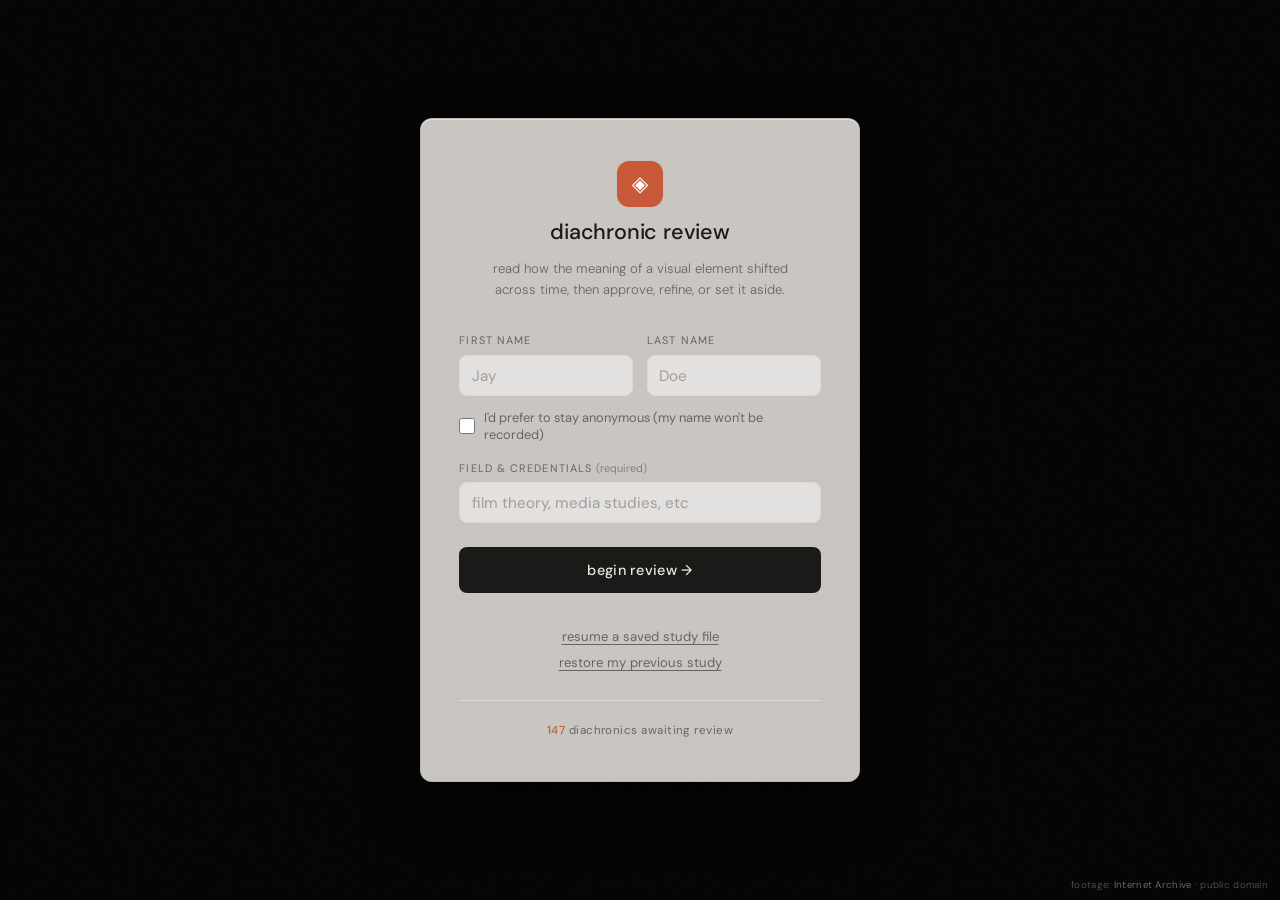
<file: index.html>
<!doctype html>
<html lang="en">
<head>
<meta charset="utf-8">
<meta name="viewport" content="width=device-width, initial-scale=1">
<title>Diachronic Review · Expert Study</title>
<link rel="icon" href="data:image/svg+xml,%3Csvg xmlns='http://www.w3.org/2000/svg' viewBox='0 0 32 32'%3E%3Ctext x='16' y='23' font-size='22' text-anchor='middle' fill='%23c85a3a'%3E%E2%97%88%3C/text%3E%3C/svg%3E">
<link rel="preconnect" href="https://fonts.googleapis.com">
<link rel="preconnect" href="https://fonts.gstatic.com" crossorigin>
<link href="https://fonts.googleapis.com/css2?family=DM+Sans:ital,opsz,wght@0,9..40,300;0,9..40,400;0,9..40,500;0,9..40,600;1,9..40,300;1,9..40,400&display=swap" rel="stylesheet">
<link rel="stylesheet" href="styles.css?v=2026-08-07-submit2">
</head>
<body data-screen="intro">

<!-- ───────── VIDEO BACKGROUND (login only) · public-domain archive footage ───────── -->
<div class="video-bg" id="video-bg">
  <div class="video-grid" id="video-grid">
    <div class="video-cell"><video muted loop playsinline disablepictureinpicture></video></div>
    <div class="video-cell"><video muted loop playsinline disablepictureinpicture></video></div>
    <div class="video-cell"><video muted loop playsinline disablepictureinpicture></video></div>
    <div class="video-cell"><video muted loop playsinline disablepictureinpicture></video></div>
    <div class="video-cell"><video muted loop playsinline disablepictureinpicture></video></div>
    <div class="video-cell"><video muted loop playsinline disablepictureinpicture></video></div>
    <div class="video-cell"><video muted loop playsinline disablepictureinpicture></video></div>
    <div class="video-cell"><video muted loop playsinline disablepictureinpicture></video></div>
    <div class="video-cell"><video muted loop playsinline disablepictureinpicture></video></div>
    <div class="video-cell"><video muted loop playsinline disablepictureinpicture></video></div>
    <div class="video-cell"><video muted loop playsinline disablepictureinpicture></video></div>
    <div class="video-cell"><video muted loop playsinline disablepictureinpicture></video></div>
  </div>
  <div class="video-grain"></div>
</div>
<div class="video-attribution">footage: <a href="https://archive.org" target="_blank" rel="noopener">Internet Archive</a> · public domain</div>

<!-- ───────────────────────── INTRO / LOGIN ───────────────────────── -->
<section id="intro" class="intro">
  <div class="login-card reveal">
    <div class="login-logo">
      <div class="login-mark">◈</div>
      <div class="login-title">diachronic review</div>
      <div class="login-sub">read how the meaning of a visual element shifted across time, then approve, refine, or set it aside.</div>
    </div>
    <form id="intro-form" class="intro-form" novalidate>
      <div class="intro-fields">
        <label class="ifield"><span>first name</span><input id="first-name" autocomplete="given-name" placeholder="Jay"></label>
        <label class="ifield"><span>last name</span><input id="last-name" autocomplete="family-name" placeholder="Doe"></label>
      </div>
      <label class="anon-toggle"><input type="checkbox" id="anon-check"><span>I'd prefer to stay anonymous (my name won't be recorded)</span></label>
      <label class="ifield"><span>field &amp; credentials <em>(required)</em></span><input id="expertise" placeholder="film theory, media studies, etc"></label>
      <button type="submit" class="begin">begin review →</button>
      <p id="intro-status" class="intro-status"></p>
      <button type="button" id="resume-file-btn" class="ghost-link">resume a saved study file</button>
      <button type="button" id="restore-backup-btn" class="ghost-link" hidden>restore my previous study</button>
    </form>
    <div class="login-foot"><span id="intro-count">…</span> diachronics awaiting review</div>
  </div>
</section>

<!-- ───────────────────────── APP ───────────────────────── -->
<div id="app" class="app" hidden>
  <header class="topbar">
    <a class="brand" href="#" id="brand"><span class="brand-mark">◈</span><span class="brand-name">diachronics</span></a>
    <div class="top-right">
      <div class="mode-switch" role="group" aria-label="Mode" data-tip="Explore to browse read-only; Review to run the guided assessment.">
        <button type="button" class="mode-btn" data-mode="explore">explore</button>
        <button type="button" class="mode-btn" data-mode="review">review</button>
      </div>
      <button type="button" class="help-btn" id="help-btn" data-tip="Replay the quick tour of the basics.">help</button>
      <!-- add-diachronic entry point hidden for this iteration (add.html kept for later) -->
      <div class="menu">
        <button type="button" class="menu-btn" id="menu-btn" aria-haspopup="true" aria-expanded="false" data-tip="Your account: download or resume a study file, or start over."><span id="expert-initials">··</span></button>
        <div class="menu-pop" id="menu-pop" hidden>
          <div class="menu-name" id="menu-name"></div>
          <button type="button" data-menu="download">download study file</button>
          <button type="button" data-menu="resume">load a saved study file</button>
          <button type="button" data-menu="new" class="danger">start a new study</button>
        </div>
      </div>
    </div>
  </header>

  <div class="shell">
    <aside class="index">
      <div class="browse-tools">
        <div class="index-search" data-tip="Type to filter the corpus by name, period, meaning, or source. Shortcut: press /">
          <svg viewBox="0 0 24 24" width="15" height="15" aria-hidden="true"><circle cx="11" cy="11" r="7" fill="none" stroke="currentColor" stroke-width="1.6"/><path d="M20 20l-4-4" stroke="currentColor" stroke-width="1.6" stroke-linecap="round"/></svg>
          <input id="search" type="search" placeholder="search  ( / )" autocomplete="off">
        </div>
        <div class="index-filters" id="filters" role="group" aria-label="Filter" data-tip="Narrow the list by review state: not started, in progress, or finished.">
          <button class="chip active" data-filter="all">all</button>
          <button class="chip" data-filter="pending">to do</button>
          <button class="chip" data-filter="started">in progress</button>
          <button class="chip" data-filter="done">done</button>
        </div>
        <label class="theme-select"><select id="theme-filter" aria-label="Category"><option value="all">all categories</option></select></label>
      </div>
      <div id="list-head" class="list-head"></div>
      <nav id="entry-list" class="entry-list" aria-label="Topics"></nav>
    </aside>

    <main class="stage" id="stage">
      <article id="entry" class="entry" tabindex="-1"></article>
    </main>
    <aside class="side" id="side" aria-label="Sources and notes"></aside>
  </div>

</div>

<input id="study-file" type="file" accept="application/json,.json" hidden>

<!-- data-loss warning banner (only if the browser cannot save) -->
<div id="save-banner" class="save-banner" role="alert" hidden>
  <span>This browser could not save your work. Download your study now so nothing is lost.</span>
  <button type="button" id="save-banner-dl">Download study</button>
</div>

<!-- hover tooltip (non-modal) -->
<div id="tip" class="tip" hidden></div>

<!-- guided spotlight tour -->
<div id="guide" class="guide" hidden>
  <div id="guide-hole" class="guide-hole"></div>
  <div id="guide-pop" class="guide-pop" role="dialog" aria-modal="false" aria-labelledby="guide-title">
    <button type="button" class="guide-x" data-guide="skip" aria-label="Close tour">×</button>
    <div class="guide-step" id="guide-step"></div>
    <h3 class="guide-title" id="guide-title"></h3>
    <p class="guide-body" id="guide-body"></p>
    <div class="guide-dots" id="guide-dots"></div>
    <div class="guide-foot">
      <button type="button" class="guide-btn ghost" data-guide="back" id="guide-back">Back</button>
      <button type="button" class="guide-btn primary" data-guide="next" id="guide-next">Next</button>
    </div>
  </div>
</div>

<div id="toast" class="toast" role="status" aria-live="polite"></div>
<script src="app.js?v=2026-08-07-submit2"></script>
</body>
</html>
</file>
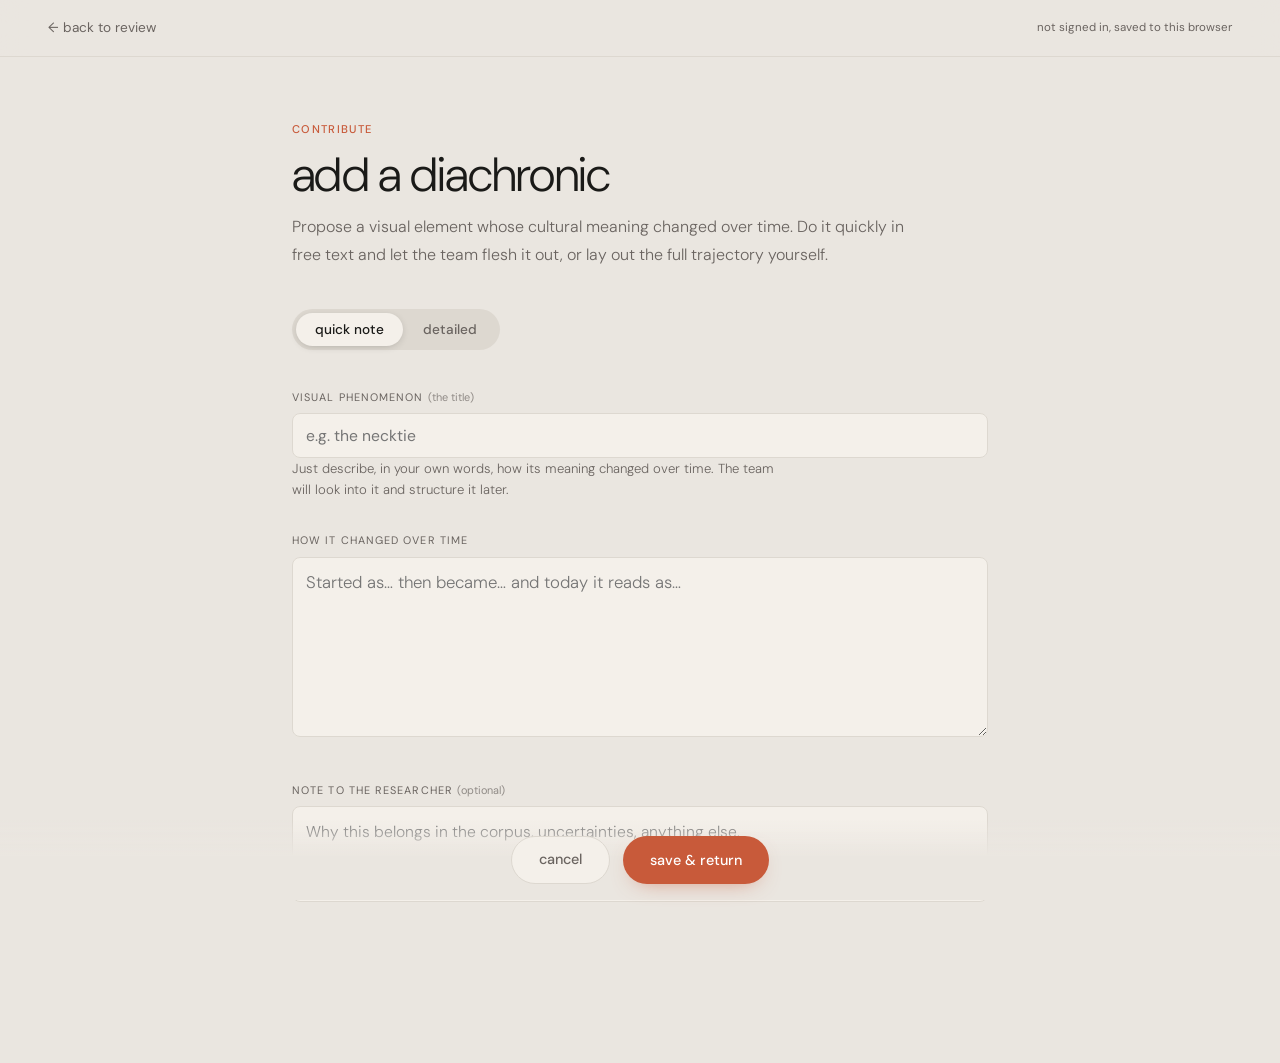
<file: add.html>
<!doctype html>
<html lang="en">
<head>
<meta charset="utf-8">
<meta name="viewport" content="width=device-width, initial-scale=1">
<title>Add a diachronic · Expert Study</title>
<link rel="preconnect" href="https://fonts.googleapis.com">
<link rel="preconnect" href="https://fonts.gstatic.com" crossorigin>
<link href="https://fonts.googleapis.com/css2?family=DM+Sans:ital,opsz,wght@0,9..40,300;0,9..40,400;0,9..40,500;0,9..40,600;1,9..40,300;1,9..40,400&display=swap" rel="stylesheet">
<link rel="stylesheet" href="styles.css?v=2026-07-09-gallery">
<style>
  /* Add-page specific layout (reuses Gallery tokens from styles.css) */
  body.add-page{ background:var(--bg); }
  .add-top{ position:sticky; top:0; z-index:30; display:flex; align-items:center; justify-content:space-between; gap:1rem; padding:1.1rem clamp(1.4rem,4vw,3rem); background:rgba(234,230,224,.85); backdrop-filter:blur(12px); border-bottom:1px solid var(--surface-alt); }
  .add-back{ font-size:.85rem; color:var(--muted); transition:color .2s; }
  .add-back:hover{ color:var(--accent); }
  .add-top .who{ font-size:.72rem; color:var(--muted); }
  .add-wrap{ max-width:760px; margin:0 auto; padding:clamp(2rem,5vw,4rem) clamp(1.4rem,5vw,2rem) 8rem; animation:appIn .6s var(--ease) both; }
  .add-kicker{ font-size:.7rem; letter-spacing:.12em; text-transform:uppercase; color:var(--accent); font-weight:500; margin-bottom:.8rem; }
  .add-h1{ font-size:clamp(2rem,5vw,3rem); font-weight:300; letter-spacing:-.015em; line-height:1.05; margin:0 0 .8rem; }
  .add-intro{ font-size:1rem; font-weight:300; color:var(--muted); line-height:1.7; max-width:56ch; margin-bottom:2.6rem; }
  .fld{ display:block; margin-bottom:1.6rem; }
  .fld > span{ display:block; font-size:.68rem; letter-spacing:.1em; text-transform:uppercase; color:var(--muted); margin-bottom:.5rem; }
  .fld > span em{ font-style:normal; text-transform:none; letter-spacing:0; opacity:.7; }
  .inp, .ta, .sel{ width:100%; border:1px solid var(--surface-alt); border-radius:var(--radius-sm); background:var(--surface); padding:.7rem .8rem; font-family:inherit; font-size:.98rem; color:var(--text); transition:border-color .2s, background .2s; }
  .inp:focus, .ta:focus, .sel:focus{ outline:none; border-color:var(--accent); background:#fff; }
  .ta{ resize:vertical; min-height:96px; line-height:1.6; font-weight:300; }
  .row2{ display:grid; grid-template-columns:1fr 1fr; gap:1rem; }
  .add-sec-head{ display:flex; align-items:baseline; justify-content:space-between; margin:2.4rem 0 1.1rem; padding-bottom:.6rem; border-bottom:1px solid var(--surface-alt); }
  .add-sec-head h2{ font-size:.72rem; letter-spacing:.14em; text-transform:uppercase; color:var(--muted); font-weight:500; margin:0; }
  .repeat-card{ background:var(--surface); border:1px solid var(--surface-alt); border-radius:var(--radius); padding:1.3rem 1.4rem; margin-bottom:1rem; position:relative; animation:swap .3s var(--ease) both; }
  .repeat-card .rc-num{ position:absolute; top:1rem; right:1.3rem; font-size:1.8rem; font-weight:300; color:var(--surface-alt); line-height:1; }
  .rc-del{ position:absolute; bottom:1rem; right:1.3rem; background:none; border:none; color:var(--muted); font-size:.75rem; transition:color .2s; }
  .rc-del:hover{ color:var(--reject); }
  .rc-years{ display:flex; gap:1rem; }
  .rc-years .fld{ margin-bottom:1rem; }
  .rc-years .inp{ width:6.5ch; }
  .add-more{ font-size:.8rem; color:var(--accent); border:1px dashed var(--accent); background:none; border-radius:99px; padding:.5rem 1rem; transition:all .2s var(--ease); }
  .add-more:hover{ background:var(--accent); color:#fff; }
  .add-actions{ position:fixed; bottom:0; left:0; right:0; display:flex; justify-content:center; gap:.8rem; padding:1rem; background:linear-gradient(0deg,var(--bg) 55%,rgba(234,230,224,0)); }
  .btn-primary, .btn-ghost{ border-radius:99px; padding:.75rem 1.7rem; font-size:.9rem; font-weight:500; transition:transform .2s var(--ease), background .2s; }
  .btn-primary{ background:var(--accent); color:#fff; border:none; box-shadow:0 8px 22px -12px rgba(200,90,58,.7); }
  .btn-primary:hover{ transform:translateY(-2px); }
  .btn-ghost{ background:var(--surface); color:var(--muted); border:1px solid var(--surface-alt); }
  .btn-ghost:hover{ color:var(--text); }
  .add-status{ position:fixed; bottom:5rem; left:50%; transform:translateX(-50%); font-size:.82rem; color:var(--reject); }
  .mode-toggle{ display:inline-flex; background:var(--surface-alt); border-radius:99px; padding:4px; margin-bottom:2.4rem; }
  .mode-toggle button{ border:none; background:none; padding:.5rem 1.2rem; border-radius:99px; font-size:.85rem; font-weight:500; color:var(--muted); transition:all .25s var(--ease); }
  .mode-toggle button.active{ background:var(--surface); color:var(--text); box-shadow:0 2px 8px -3px rgba(26,26,24,.3); }
  .mode-hint{ font-size:.82rem; font-weight:300; color:var(--muted); line-height:1.6; margin:-1.6rem 0 2rem; max-width:56ch; }
  [data-mode-section]{ animation:swap .35s var(--ease) both; }
  .ta-big{ min-height:180px; font-size:1.05rem; }
</style>
</head>
<body class="add-page">
<header class="add-top">
  <a class="add-back" href="index.html">← back to review</a>
  <span class="who" id="who"></span>
</header>

<main class="add-wrap">
  <div class="add-kicker">contribute</div>
  <h1 class="add-h1">add a diachronic</h1>
  <p class="add-intro">Propose a visual element whose cultural meaning changed over time. Do it quickly in free text and let the team flesh it out, or lay out the full trajectory yourself.</p>

  <div class="mode-toggle" role="tablist">
    <button type="button" id="mode-quick" class="active" data-mode="quick">quick note</button>
    <button type="button" id="mode-structured" data-mode="structured">detailed</button>
  </div>

  <form id="add-form">
    <label class="fld"><span>visual phenomenon <em>(the title)</em></span><input class="inp" id="f-element" placeholder="e.g. the necktie" required></label>

    <!-- QUICK MODE -->
    <div data-mode-section="quick">
      <p class="mode-hint">Just describe, in your own words, how its meaning changed over time. The team will look into it and structure it later.</p>
      <label class="fld"><span>how it changed over time</span><textarea class="ta ta-big" id="f-freetext" placeholder="Started as… then became… and today it reads as…"></textarea></label>
    </div>

    <!-- STRUCTURED MODE -->
    <div data-mode-section="structured" hidden>
      <div class="row2">
        <label class="fld"><span>category</span><input class="inp" id="f-category" placeholder="Fashion & Clothing" list="cats"></label>
        <label class="fld"><span>shift type</span><input class="inp" id="f-shift" placeholder="linear" list="shifts"></label>
      </div>
      <datalist id="shifts"><option>linear</option><option>cyclical</option><option>u-shaped</option><option>accumulative</option></datalist>
      <datalist id="cats"></datalist>
      <label class="fld"><span>diachronic summary <em>(how the meaning shifted overall)</em></span><textarea class="ta" id="f-annotation" placeholder="One or two sentences capturing the arc from its earliest meaning to today."></textarea></label>

      <div class="add-sec-head"><h2>period by period</h2></div>
      <div id="periods"></div>
      <button type="button" class="add-more" id="add-period">+ add a period</button>

      <div class="add-sec-head"><h2>sources <em style="font-style:normal;text-transform:none;letter-spacing:0;color:var(--muted)">(optional)</em></h2></div>
      <div id="sources"></div>
      <button type="button" class="add-more" id="add-source">+ add a source</button>
    </div>

    <label class="fld" style="margin-top:2.4rem"><span>note to the researcher <em>(optional)</em></span><textarea class="ta" id="f-note" placeholder="Why this belongs in the corpus, uncertainties, anything else."></textarea></label>
  </form>
  <p class="add-status" id="add-status"></p>
</main>

<div class="add-actions">
  <a class="btn-ghost" href="index.html">cancel</a>
  <button class="btn-primary" id="save-btn" type="button">save &amp; return</button>
</div>

<script>
const STORAGE_KEY = 'diachronic_review_v2';
const FLASH_KEY = 'diachronic_review_flash';
const SAVE_ENDPOINTS = ['/api/save-review', 'http://localhost:8000/api/save-review'];
const $ = id => document.getElementById(id);

function loadStudy() { try { return JSON.parse(localStorage.getItem(STORAGE_KEY) || 'null'); } catch { return null; } }
let study = loadStudy();
if (study && study.expert) $('who').textContent = `${study.expert.first_name} ${study.expert.last_name}`;
else $('who').textContent = 'not signed in, saved to this browser';

// category suggestions from corpus (best-effort)
fetch('approved_diachronics.json', { cache: 'no-store' }).then(r => r.json()).then(d => {
  const entries = Array.isArray(d) ? d : (d.entries || []);
  const cats = Array.from(new Set(entries.map(e => e.category).filter(Boolean))).sort();
  $('cats').innerHTML = cats.map(c => `<option>${c}</option>`).join('');
}).catch(() => {});

/* dynamic period rows */
const periodsWrap = $('periods');
function addPeriodRow(data = {}) {
  const card = document.createElement('div');
  card.className = 'repeat-card period-row';
  card.innerHTML = `
    <div class="rc-num"></div>
    <div class="rc-years">
      <label class="fld"><span>from</span><input class="inp p-start" type="number" value="${data.year_start ?? ''}"></label>
      <label class="fld"><span>to</span><input class="inp p-end" type="number" value="${data.year_end ?? ''}"></label>
      <label class="fld" style="flex:1"><span>era label</span><input class="inp p-label" value="${data.period ? String(data.period).replace(/"/g,'&quot;') : ''}" placeholder="1920s-1930s"></label>
    </div>
    <label class="fld"><span>context</span><input class="inp p-context" value="${data.context ? String(data.context).replace(/"/g,'&quot;') : ''}" placeholder="short label for the era"></label>
    <label class="fld" style="margin-bottom:0"><span>what it meant then</span><textarea class="ta p-meaning" placeholder="the meaning in this era">${data.meaning || ''}</textarea></label>
    <button type="button" class="rc-del">remove</button>`;
  card.querySelector('.rc-del').addEventListener('click', () => { card.remove(); renumber(); });
  periodsWrap.appendChild(card); renumber();
}
function renumber() { periodsWrap.querySelectorAll('.period-row .rc-num').forEach((n, i) => n.textContent = String(i + 1).padStart(2, '0')); }

/* dynamic source rows */
const sourcesWrap = $('sources');
function addSourceRow(data = {}) {
  const card = document.createElement('div');
  card.className = 'repeat-card';
  card.innerHTML = `
    <label class="fld"><span>citation</span><input class="inp s-cite" value="${data.citation ? String(data.citation).replace(/"/g,'&quot;') : ''}" placeholder="Author, Title, Publisher, Year"></label>
    <label class="fld" style="margin-bottom:0"><span>url or doi <em>(optional)</em></span><input class="inp s-url" value="${data.url ? String(data.url).replace(/"/g,'&quot;') : ''}" placeholder="https://…"></label>
    <button type="button" class="rc-del">remove</button>`;
  card.querySelector('.rc-del').addEventListener('click', () => card.remove());
  sourcesWrap.appendChild(card);
}

$('add-period').addEventListener('click', () => addPeriodRow());
$('add-source').addEventListener('click', () => addSourceRow());
addPeriodRow(); addPeriodRow(); // start with two era rows

/* mode switching */
let mode = 'quick';
function setMode(m) {
  mode = m;
  document.querySelectorAll('.mode-toggle button').forEach(b => b.classList.toggle('active', b.dataset.mode === m));
  document.querySelectorAll('[data-mode-section]').forEach(s => s.hidden = s.getAttribute('data-mode-section') !== m);
}
document.querySelectorAll('.mode-toggle button').forEach(b => b.addEventListener('click', () => setMode(b.dataset.mode)));

function collect() {
  const base = {
    suggestion_id: `sug_${Date.now()}`, created_at: new Date().toISOString(), mode,
    visual_element: $('f-element').value.trim(), note: $('f-note').value.trim()
  };
  if (mode === 'quick') return { ...base, freetext: $('f-freetext').value.trim() };
  const periods = Array.from(periodsWrap.querySelectorAll('.period-row')).map(c => ({
    period: c.querySelector('.p-label').value.trim(),
    year_start: c.querySelector('.p-start').value === '' ? null : Number(c.querySelector('.p-start').value),
    year_end: c.querySelector('.p-end').value === '' ? null : Number(c.querySelector('.p-end').value),
    context: c.querySelector('.p-context').value.trim(),
    meaning: c.querySelector('.p-meaning').value.trim()
  })).filter(p => p.period || p.context || p.meaning || p.year_start || p.year_end);
  const sources = Array.from(sourcesWrap.querySelectorAll('.repeat-card')).map(c => ({
    citation: c.querySelector('.s-cite').value.trim(),
    url: c.querySelector('.s-url').value.trim(), doi: null, tier: null, verified: false
  })).filter(s => s.citation || s.url);
  return { ...base, category: $('f-category').value.trim(), shift_type: $('f-shift').value.trim(), annotation: $('f-annotation').value.trim(), periods, sources };
}

async function save() {
  const s = collect();
  if (!s.visual_element) { $('add-status').textContent = 'give the phenomenon a name first.'; $('f-element').focus(); return; }
  study = loadStudy() || { schema_version: 'diachronic_expert_study_v2', study_id: `guest-${Date.now().toString(36)}`, expert: { first_name: 'Guest', last_name: 'Contributor' }, reviews: {}, suggestions: [] };
  if (!Array.isArray(study.suggestions)) study.suggestions = [];
  study.suggestions.push(s);
  study.saved_at = new Date().toISOString();
  try { localStorage.setItem(STORAGE_KEY, JSON.stringify(study)); } catch (_) {}
  for (const url of SAVE_ENDPOINTS) { try { const r = await fetch(url, { method: 'POST', headers: { 'Content-Type': 'application/json' }, body: JSON.stringify(study) }); if (r.ok) break; } catch (_) {} }
  try { localStorage.setItem(FLASH_KEY, `added “${s.visual_element}”. ${study.suggestions.length} suggestion${study.suggestions.length === 1 ? '' : 's'} so far.`); } catch (_) {}
  window.location.href = 'index.html';
}
$('save-btn').addEventListener('click', save);
</script>
</body>
</html>
</file>
<file: styles.css>
/* ============================================================
   Diachronic Expert Review: "Gallery" (Volcanic Ash · DM Sans)
   Adapted from previews/06-gallery.html · video login from
   diachronics_explorer/index.html
   ============================================================ */

:root{
  --bg:          #eae6e0;
  --text:        #1a1a18;
  --border:      #3a3835;
  --muted:       #6a6460;
  --accent:      #c85a3a;   /* terracotta */
  --accent-soft: rgba(200,90,58,.12);
  --surface:     #f4f0ea;
  --surface-alt: #ddd8d0;
  --approve:     #2a7d4f;
  --approve-bg:  #e2efe7;
  --reject:      #b83a2a;
  --reject-bg:   #f2e2dc;
  --radius:      12px;
  --radius-sm:   8px;
  --sidebar-w:   288px;
  --side-w:      340px;
  --ff:          "DM Sans", system-ui, sans-serif;
  --ease:        cubic-bezier(.25,.46,.45,.94);
}

*,*::before,*::after{ margin:0; padding:0; box-sizing:border-box; }
html{ font-size:16px; -webkit-font-smoothing:antialiased; -moz-osx-font-smoothing:grayscale; }
body{ font-family:var(--ff); font-weight:400; color:var(--text); background:var(--bg); line-height:1.5; min-height:100vh; }
a{ color:inherit; text-decoration:none; }
button{ font-family:inherit; cursor:pointer; }
input,select,textarea{ font-family:inherit; color:inherit; }
kbd{ font-size:.62rem; font-weight:500; background:var(--surface-alt); border-radius:4px; padding:.1em .4em; letter-spacing:.02em; color:var(--muted); }
::selection{ background:var(--accent-soft); }

/* ============================================================
   VIDEO LOGIN BACKGROUND
   ============================================================ */
.video-bg{ position:fixed; inset:0; z-index:0; overflow:hidden; background:#000; }
body[data-screen="app"] .video-bg,
body[data-screen="app"] .video-attribution{ display:none; }
.video-grid{
  position:absolute; top:-35%; left:-35%; width:170%; height:170%;
  display:grid; grid-template-columns:repeat(4,1fr); grid-template-rows:repeat(3,1fr); gap:0; z-index:0;
  filter:blur(16px) saturate(0) contrast(1.2) brightness(.7);
  animation:gridBreathe 50s ease-in-out infinite alternate;
}
@keyframes gridBreathe{ 0%{transform:rotate(0) scale(1);} 50%{transform:rotate(.3deg) scale(1.02);} 100%{transform:rotate(-.2deg) scale(1.01);} }
.video-cell{ position:relative; overflow:hidden; background:#000; will-change:transform; }
.video-cell video{ position:absolute; top:-30%; left:-30%; width:160%; height:160%; object-fit:cover; opacity:0; }
.video-cell:nth-child(1) video{transform:translateX(-120%)} .video-cell:nth-child(2) video{transform:translateY(-120%)}
.video-cell:nth-child(3) video{transform:translateX(120%)} .video-cell:nth-child(4) video{transform:translate(90%,-90%)}
.video-cell:nth-child(5) video{transform:translateY(120%)} .video-cell:nth-child(6) video{transform:translate(-90%,90%)}
.video-cell:nth-child(7) video{transform:translateX(-120%)} .video-cell:nth-child(8) video{transform:translate(90%,90%)}
.video-cell:nth-child(9) video{transform:translateY(-120%)} .video-cell:nth-child(10) video{transform:translateX(120%)}
.video-cell:nth-child(11) video{transform:translate(-90%,-90%)} .video-cell:nth-child(12) video{transform:translateY(120%)}
.video-cell video.loaded{ opacity:1; transform:translate(0,0)!important; transition:opacity .6s ease, transform 2s cubic-bezier(.16,1,.3,1); }
.video-cell:nth-child(1){animation:mvRight 18s linear infinite} .video-cell:nth-child(2){animation:mvDiagSE 24s ease-in-out infinite alternate}
.video-cell:nth-child(3){animation:mvLeft 20s linear infinite} .video-cell:nth-child(4){animation:mvDown 22s linear infinite}
.video-cell:nth-child(5){animation:mvUp 19s linear infinite} .video-cell:nth-child(6){animation:mvZoom 16s ease-in-out infinite alternate}
.video-cell:nth-child(7){animation:mvDiagNE 26s ease-in-out infinite alternate} .video-cell:nth-child(8){animation:mvRight 21s linear infinite reverse}
.video-cell:nth-child(9){animation:mvOrbit 30s linear infinite} .video-cell:nth-child(10){animation:mvDiagSW 23s ease-in-out infinite alternate}
.video-cell:nth-child(11){animation:mvUp 17s linear infinite reverse} .video-cell:nth-child(12){animation:mvZoomRot 28s ease-in-out infinite alternate}
@keyframes mvRight{0%{transform:translateX(-10%)}100%{transform:translateX(10%)}}
@keyframes mvLeft{0%{transform:translateX(10%)}100%{transform:translateX(-10%)}}
@keyframes mvUp{0%{transform:translateY(10%)}100%{transform:translateY(-10%)}}
@keyframes mvDown{0%{transform:translateY(-10%)}100%{transform:translateY(10%)}}
@keyframes mvDiagSE{0%{transform:translate(-8%,-8%) scale(1)}100%{transform:translate(8%,8%) scale(1.1)}}
@keyframes mvDiagNE{0%{transform:translate(-8%,8%) rotate(-.4deg)}100%{transform:translate(8%,-8%) rotate(.4deg)}}
@keyframes mvDiagSW{0%{transform:translate(8%,-7%)}100%{transform:translate(-8%,7%)}}
@keyframes mvZoom{0%{transform:scale(1)}100%{transform:scale(1.2)}}
@keyframes mvZoomRot{0%{transform:scale(1.1) rotate(.3deg)}100%{transform:scale(1) rotate(-.3deg)}}
@keyframes mvOrbit{0%{transform:translate(0,0) scale(1.05)}25%{transform:translate(7%,5%) scale(1)}50%{transform:translate(0,10%) scale(1.08)}75%{transform:translate(-7%,5%) scale(1)}100%{transform:translate(0,0) scale(1.05)}}
.video-grain{
  position:absolute; inset:-5%; width:110%; height:110%; z-index:1; opacity:.06; pointer-events:none;
  background-image:url("data:image/svg+xml,%3Csvg viewBox='0 0 200 200' xmlns='http://www.w3.org/2000/svg'%3E%3Cfilter id='n'%3E%3CfeTurbulence type='fractalNoise' baseFrequency='0.85' numOctaves='4' stitchTiles='stitch'/%3E%3C/filter%3E%3Crect width='100%25' height='100%25' filter='url(%23n)'/%3E%3C/svg%3E");
  background-size:180px 180px; animation:grain .4s steps(5) infinite;
}
@keyframes grain{0%{transform:translate(0,0)}20%{transform:translate(-3px,2px)}40%{transform:translate(2px,-3px)}60%{transform:translate(-1px,-2px)}80%{transform:translate(3px,1px)}100%{transform:translate(-2px,3px)}}
.video-attribution{ position:fixed; bottom:8px; right:12px; z-index:4; font-size:.6rem; letter-spacing:.03em; color:rgba(255,255,255,.28); }
.video-attribution a{ color:rgba(255,255,255,.4); }
.video-attribution a:hover{ color:rgba(255,255,255,.7); }

/* ============================================================
   INTRO / LOGIN CARD
   ============================================================ */
.intro{ position:relative; z-index:3; min-height:100vh; display:flex; align-items:center; justify-content:center; padding:2rem; }
body[data-screen="app"] #intro{ display:none; }
.login-card{
  width:min(440px,100%); background:rgba(244,240,234,.82);
  backdrop-filter:blur(30px) saturate(1.4); -webkit-backdrop-filter:blur(30px) saturate(1.4);
  border:1px solid rgba(58,56,53,.1); border-radius:var(--radius); padding:2.6rem 2.4rem;
  box-shadow:0 20px 60px rgba(0,0,0,.35), 0 6px 20px rgba(0,0,0,.2), inset 0 1px 0 rgba(255,255,255,.5);
}
.login-logo{ display:flex; flex-direction:column; align-items:center; text-align:center; gap:.6rem; margin-bottom:2rem; }
.login-mark{ width:46px; height:46px; border-radius:12px; background:var(--accent); color:#fff; display:grid; place-items:center; font-size:1.35rem; }
.login-title{ font-size:1.35rem; font-weight:500; letter-spacing:-.01em; }
.login-sub{ font-size:.82rem; font-weight:300; color:var(--muted); line-height:1.6; max-width:34ch; }
.intro-fields{ display:grid; grid-template-columns:1fr 1fr; gap:.9rem; }
.anon-toggle{ display:flex; align-items:center; gap:.55rem; font-size:.8rem; color:var(--muted); cursor:pointer; margin:-.2rem 0 1rem; line-height:1.35; }
.anon-toggle input{ width:16px; height:16px; flex:0 0 auto; accent-color:var(--accent); cursor:pointer; }
.intro-form.anon .intro-fields{ display:none; }
.ifield{ display:block; margin-bottom:1rem; }
.ifield>span{ display:block; font-size:.68rem; letter-spacing:.1em; text-transform:uppercase; color:var(--muted); margin-bottom:.4rem; }
.ifield>span em{ font-style:normal; text-transform:none; letter-spacing:0; opacity:.7; }
.ifield input{ width:100%; border:1px solid var(--surface-alt); border-radius:var(--radius-sm); background:rgba(255,255,255,.5); padding:.6rem .7rem; font-size:.95rem; transition:border-color .2s, background .2s; }
.ifield input::placeholder{ color:rgba(106,100,96,.55); }
.ifield input:focus{ outline:none; border-color:var(--accent); background:#fff; }
.begin{ width:100%; margin-top:.5rem; background:var(--text); color:var(--bg); border:none; border-radius:var(--radius-sm); padding:.85rem; font-size:.9rem; font-weight:500; letter-spacing:.02em; transition:transform .2s var(--ease), background .2s; }
.begin:hover{ background:var(--accent); transform:translateY(-2px); }
.begin:active{ transform:translateY(0); }
.intro-status{ min-height:1.1em; color:var(--reject); font-size:.82rem; margin:.7rem 0 0; text-align:center; }
.ghost-link{ display:block; margin:.6rem auto 0; background:none; border:none; color:var(--muted); font-size:.82rem; text-decoration:underline; text-underline-offset:3px; }
.ghost-link:hover{ color:var(--accent); }
.login-foot{ margin-top:1.8rem; padding-top:1.3rem; border-top:1px solid var(--surface-alt); text-align:center; font-size:.72rem; letter-spacing:.04em; color:var(--muted); }
.login-foot span{ color:var(--accent); font-weight:500; }

/* reveal */
.reveal{ opacity:0; transform:translateY(16px) scale(.99); animation:rise .8s var(--ease) .15s forwards; }
@keyframes rise{ to{ opacity:1; transform:none; } }
body.leaving #intro{ animation:introOut .5s var(--ease) forwards; }
@keyframes introOut{ to{ opacity:0; transform:scale(.98) translateY(-8px); } }

/* ============================================================
   APP FRAME
   ============================================================ */
/* the app fills the viewport exactly; only the inner columns ever scroll */
.app{ position:relative; z-index:1; height:100vh; height:100dvh; display:flex; flex-direction:column; overflow:hidden; }
.app[hidden]{ display:none; }
.app-enter{ animation:appIn .6s var(--ease) both; }
@keyframes appIn{ from{ opacity:0; } to{ opacity:1; } }

.topbar{ flex:0 0 auto; z-index:30; display:flex; align-items:center; gap:1.5rem; padding:.85rem clamp(1.2rem,3vw,2.6rem); background:rgba(234,230,224,.82); backdrop-filter:blur(12px); border-bottom:1px solid var(--surface-alt); }
.brand{ display:flex; align-items:center; gap:.5rem; flex:0 0 auto; }
.brand-mark{ color:var(--accent); }
.brand-name{ font-weight:500; letter-spacing:.01em; }
.top-progress{ flex:1; display:flex; align-items:center; gap:.9rem; max-width:460px; }
.progress-label{ font-size:.72rem; letter-spacing:.04em; color:var(--muted); white-space:nowrap; }
.pbar{ flex:1; height:4px; background:var(--surface-alt); border-radius:99px; overflow:hidden; }
.pbar-fill{ display:block; height:100%; width:0%; background:var(--accent); border-radius:99px; transition:width .6s var(--ease); }
.top-right{ display:flex; align-items:center; gap:1.1rem; flex:0 0 auto; margin-left:auto; }
.add-link{ font-size:.82rem; font-weight:500; color:var(--accent); padding:.4rem .8rem; border:1px solid var(--accent); border-radius:99px; transition:all .2s var(--ease); }
.add-link:hover{ background:var(--accent); color:#fff; transform:translateY(-1px); }
.save-dot{ display:inline-flex; align-items:center; gap:.4rem; font-size:.68rem; letter-spacing:.03em; color:var(--muted); }
.save-dot i{ width:7px; height:7px; border-radius:50%; background:var(--approve); }
.save-dot[data-mode="saving"] i{ background:var(--accent); animation:pulse 1s infinite; }
.save-dot[data-mode="local"] i{ background:var(--muted); }
.save-dot[data-mode="error"] i{ background:var(--reject); }
@keyframes pulse{ 0%{box-shadow:0 0 0 0 rgba(200,90,58,.5)} 70%{box-shadow:0 0 0 6px rgba(200,90,58,0)} 100%{box-shadow:0 0 0 0 rgba(200,90,58,0)} }
.menu{ position:relative; }
.menu-btn{ width:36px; height:36px; border-radius:50%; border:1px solid var(--surface-alt); background:var(--surface); font-size:.72rem; font-weight:500; text-transform:uppercase; letter-spacing:.02em; transition:transform .2s, box-shadow .2s; }
.menu-btn:hover{ transform:translateY(-1px); box-shadow:0 3px 10px rgba(26,26,24,.1); }
.menu-pop{ position:absolute; right:0; top:44px; min-width:210px; background:var(--surface); border:1px solid var(--surface-alt); border-radius:var(--radius-sm); box-shadow:0 20px 44px -20px rgba(26,26,24,.5); padding:.4rem; z-index:40; animation:pop .18s var(--ease) both; }
@keyframes pop{ from{opacity:0; transform:translateY(-6px)} to{opacity:1; transform:none} }
.menu-name{ font-size:.7rem; color:var(--muted); padding:.5rem .6rem; border-bottom:1px solid var(--surface-alt); margin-bottom:.3rem; }
.menu-pop button{ display:block; width:100%; text-align:left; background:none; border:none; padding:.6rem; border-radius:6px; font-size:.85rem; transition:background .15s; }
.menu-pop button:hover{ background:var(--surface-alt); }
.menu-pop button.danger{ color:var(--reject); }

/* ============================================================
   SHELL / INDEX
   ============================================================ */
.shell{ flex:1 1 auto; min-height:0; display:grid; grid-template-columns:var(--sidebar-w) minmax(0,1fr) var(--side-w); }
.index{ min-height:0; height:100%; display:flex; flex-direction:column; border-right:1px solid var(--surface-alt); }
.index-search{ display:flex; align-items:center; gap:.5rem; padding:1rem 1.2rem .6rem; color:var(--muted); }
.index-search input{ flex:1; border:none; background:transparent; font-size:.92rem; padding:.15rem 0; }
.index-search input:focus{ outline:none; }
.index-filters{ display:flex; flex-wrap:wrap; gap:.4rem; padding:0 1.2rem .8rem; }
.chip{ font-size:.72rem; letter-spacing:.02em; border:none; background:transparent; color:var(--muted); padding:.28rem .1rem; position:relative; transition:color .2s; }
.chip::after{ content:''; position:absolute; left:0; bottom:2px; width:0; height:1px; background:var(--accent); transition:width .3s var(--ease); }
.chip:hover{ color:var(--text); } .chip:hover::after{ width:100%; }
.chip.active{ color:var(--text); font-weight:500; } .chip.active::after{ width:100%; }
.theme-select{ display:block; padding:0 1.2rem .8rem; }
.theme-select select{ display:inline-block; width:auto; max-width:100%; box-sizing:border-box; text-overflow:ellipsis; white-space:nowrap; overflow:hidden; border:1px solid var(--surface-alt); background:var(--surface); border-radius:99px; padding:.4rem 1.6rem .4rem .9rem; font-size:.74rem; font-weight:500; color:var(--muted); appearance:none; -webkit-appearance:none; background-image:linear-gradient(45deg,transparent 50%,var(--muted) 50%),linear-gradient(135deg,var(--muted) 50%,transparent 50%); background-position:calc(100% - 16px) 52%, calc(100% - 11px) 52%; background-size:5px 5px, 5px 5px; background-repeat:no-repeat; cursor:pointer; transition:border-color .18s var(--ease); }
.theme-select select:hover{ border-color:var(--muted); }
.theme-select select:focus{ outline:none; border-color:var(--accent); }
.entry-list{ flex:1; overflow-y:auto; padding:.3rem .6rem 2rem; scrollbar-width:thin; }
.entry-item{ display:block; width:100%; text-align:left; background:none; border:none; padding:.7rem .75rem; border-radius:var(--radius-sm); margin-bottom:.15rem; position:relative; transition:background .18s var(--ease); }
.entry-item:hover{ background:var(--surface); }
.entry-item.selected{ background:var(--surface); box-shadow:inset 2px 0 0 var(--accent); }
.ei-top{ display:flex; align-items:baseline; gap:.5rem; }
.ei-name{ font-size:.92rem; font-weight:400; line-height:1.25; flex:1; }
.ei-status{ width:8px; height:8px; border-radius:50%; flex:0 0 auto; margin-top:.4em; background:transparent; border:1px solid var(--surface-alt); }
.ei-status.done{ background:var(--approve); border-color:var(--approve); }
.ei-status.started{ background:var(--accent); border-color:var(--accent); box-shadow:0 0 0 3px var(--accent-soft); }
.ei-meta{ display:flex; gap:.5rem; margin-top:.25rem; font-size:.68rem; color:var(--muted); font-weight:300; }
.ei-meta .edited{ color:var(--accent); }

/* ============================================================
   STAGE / ENTRY
   ============================================================ */
/* middle column: fixed-height flex, only the meaning scrolls */
.stage{ min-width:0; min-height:0; height:100%; display:flex; flex-direction:column; padding:clamp(1rem,2.2vw,1.8rem) clamp(1.2rem,3vw,2.6rem) clamp(.8rem,1.6vw,1.3rem); }
.entry{ flex:1 1 auto; min-height:0; display:flex; flex-direction:column; outline:none; }
.entry.swap{ animation:swap .4s var(--ease) both; }
@keyframes swap{ from{opacity:0; transform:translateY(10px)} to{opacity:1; transform:none} }
.topic-head{ flex:0 0 auto; }

.entry-kicker{ font-size:.66rem; letter-spacing:.08em; text-transform:uppercase; color:var(--muted); font-weight:500; margin-bottom:.6rem; display:flex; align-items:center; gap:.5rem; flex-wrap:wrap; }
.entry-kicker .k-label{ padding-right:.1rem; }
/* read-only category + shift-type chips */
.k-tag{ font-size:.6rem; letter-spacing:.06em; text-transform:uppercase; font-weight:500; color:var(--muted); background:var(--surface); border:1px solid var(--surface-alt); border-radius:99px; padding:.2rem .6rem; }
.k-tag.accent{ color:var(--accent); border-color:rgba(200,90,58,.4); }
.entry-kicker .decided{ padding:.18rem .6rem; border-radius:99px; font-size:.6rem; letter-spacing:.06em; }
.entry-kicker .decided.approved{ background:var(--approve-bg); color:var(--approve); }
.entry-kicker .decided.rejected{ background:var(--reject-bg); color:var(--reject); }
.entry-kicker .decided.started{ background:var(--accent-soft); color:var(--accent); }
.entry-title{ font-size:clamp(1.5rem,2.8vw,2.15rem); font-weight:300; line-height:1.12; letter-spacing:-.015em; margin:0; }
.entry-lede{ font-size:.92rem; font-weight:300; line-height:1.55; color:var(--muted); margin:.55rem 0 0; max-width:74ch; display:-webkit-box; -webkit-line-clamp:2; -webkit-box-orient:vertical; overflow:hidden; }

/* timeline */
.tl-rail{ flex:0 0 auto; position:relative; display:flex; gap:0; overflow-x:auto; padding:.35rem .2rem .5rem; margin-top:.3rem; scrollbar-width:thin; }
.tl-node{ position:relative; flex:1 0 clamp(120px,17%,175px); text-align:left; background:none; border:none; padding:0 1rem 0 0; cursor:pointer; }
.tl-node::before{ content:''; position:absolute; top:8px; left:0; right:0; height:1.5px; background:var(--surface-alt); transform-origin:left; animation:drawline .7s var(--ease) both; animation-delay:calc(var(--i)*70ms); }
.tl-node:first-child::before{ left:8px; }
@keyframes drawline{ from{transform:scaleX(0)} to{transform:scaleX(1)} }
.tl-dot{ position:relative; width:16px; height:16px; border-radius:50%; background:var(--bg); border:2px solid var(--muted); display:grid; place-items:center; margin-bottom:.42rem; transition:transform .22s var(--ease), border-color .22s, background .22s; animation:dotin .5s var(--ease) both; animation-delay:calc(var(--i)*70ms + 200ms); }
.tl-dot::after{ content:''; width:5px; height:5px; border-radius:50%; background:var(--muted); transition:background .22s; }
@keyframes dotin{ from{transform:scale(0)} to{transform:scale(1)} }
.tl-node:hover .tl-dot{ border-color:var(--accent); transform:scale(1.12); }
.tl-node.active .tl-dot{ border-color:var(--accent); background:var(--accent); box-shadow:0 0 0 4px var(--accent-soft); }
.tl-node.active .tl-dot::after{ background:#fff; }
.tl-node.lv1{ --c:#b83a2a; } .tl-node.lv2{ --c:#cf7440; } .tl-node.lv3{ --c:#b7a233; } .tl-node.lv4{ --c:#5a9a52; } .tl-node.lv5{ --c:#2a7d4f; }
.tl-node.rated .tl-dot{ border-color:var(--c); background:var(--c); }
.tl-node.rated .tl-dot::after{ background:#fff; }
.tl-node.active.rated .tl-dot{ box-shadow:0 0 0 4px var(--accent-soft); }
.tl-years{ font-size:.7rem; font-weight:500; color:var(--text); display:block; }
.tl-period{ font-size:.66rem; color:var(--muted); font-weight:300; display:block; margin-top:.15rem; }
.tl-ctx{ font-size:.76rem; font-weight:300; color:var(--muted); display:block; margin-top:.28rem; line-height:1.25; white-space:nowrap; overflow:hidden; text-overflow:ellipsis; }
.tl-node.active .tl-ctx{ color:var(--accent); }

.period-focus{ flex:1 1 auto; min-height:0; display:flex; flex-direction:column; background:var(--surface); border:1px solid var(--surface-alt); border-radius:var(--radius); padding:1.05rem 1.3rem 1.15rem; margin-top:.2rem; position:relative; animation:swap .3s var(--ease) both; box-shadow:0 12px 30px -24px rgba(26,26,24,.5); transition:border-color .25s; }
.period-focus[data-rating="4"], .period-focus[data-rating="5"]{ border-color:rgba(42,125,79,.5); }
.period-focus[data-rating="1"], .period-focus[data-rating="2"]{ border-color:rgba(184,58,42,.5); }
.period-focus[data-rating="3"]{ border-color:rgba(183,162,51,.5); }
.pf-top{ flex:0 0 auto; display:flex; align-items:center; justify-content:space-between; gap:1rem; margin-bottom:.45rem; }
.pf-index{ font-size:.68rem; letter-spacing:.1em; text-transform:uppercase; color:var(--muted); font-weight:600; }
.pf-index span{ opacity:.6; font-weight:400; }
.pf-verdict{ font-size:.66rem; font-weight:500; letter-spacing:.02em; padding:.2rem .6rem; border-radius:99px; }
.pf-verdict.pending{ color:var(--muted); background:var(--surface-alt); }
.pf-verdict.lv1, .pf-verdict.lv2{ color:var(--reject); background:var(--reject-bg); }
.pf-verdict.lv3{ color:#7f7218; background:rgba(183,162,51,.16); }
.pf-verdict.lv4, .pf-verdict.lv5{ color:var(--approve); background:var(--approve-bg); }

/* the only editable thing on the page: the year interval, as a labelled timeline slider */
.pf-years{ flex:0 0 auto; padding-bottom:.5rem; margin-bottom:.5rem; border-bottom:1px solid var(--surface-alt); }
.year-steppers{ display:flex; align-items:center; gap:1.5rem; }
.year-box{ display:inline-flex; align-items:center; gap:.45rem; }
.year-box>label{ font-size:.56rem; letter-spacing:.1em; text-transform:uppercase; color:var(--muted); margin-right:.1rem; }
.year-box .yr-input{ width:5.6ch; text-align:center; font-size:1rem; font-weight:600; color:var(--text); font-variant-numeric:tabular-nums; border:1px solid var(--surface-alt); border-radius:6px; background:#fff; padding:.26rem .15rem; -moz-appearance:textfield; appearance:textfield; }
.year-box .yr-input:hover{ border-color:var(--muted); }
.year-box .yr-input:focus{ outline:none; border-color:var(--accent); box-shadow:0 0 0 2px var(--accent-soft); }
.year-box .yr-input::-webkit-outer-spin-button, .year-box .yr-input::-webkit-inner-spin-button{ -webkit-appearance:none; margin:0; }
.year-was{ font-size:.66rem; color:var(--muted); font-variant-numeric:tabular-nums; letter-spacing:.02em; white-space:nowrap; }
.year-was b{ font-weight:600; color:var(--muted); }
.step-btn{ width:22px; height:22px; border-radius:6px; border:1px solid var(--surface-alt); background:var(--surface); color:var(--muted); font-size:1rem; line-height:1; display:grid; place-items:center; padding:0; transition:border-color .14s, color .14s, background .14s; }
.step-btn:hover{ border-color:var(--accent); color:var(--accent); }
.step-btn:active{ background:var(--accent-soft); }
/* the timeline track with year ticks so you can follow the interval along real dates */
.timeline-slider{ position:relative; height:40px; margin-top:.45rem; }
/* track + ticks inset by the thumb radius (9px) so handles, fill and year labels line up */
.range-track{ position:absolute; top:18px; left:9px; right:9px; height:6px; background:var(--surface-alt); border-radius:99px; }
.range-fill{ position:absolute; top:0; bottom:0; background:var(--accent); border-radius:99px; }
/* ghost of the original span: a slate band + end-cap ticks marking where the range was */
.range-ghost{ position:absolute; top:0; bottom:0; background:#5f7f9e; opacity:.45; border-radius:99px; display:none; }
.range-dual.changed .range-ghost{ display:block; }
.range-ghost::before, .range-ghost::after{ content:''; position:absolute; top:-7px; height:20px; width:3px; background:#355777; border-radius:2px; }
.range-ghost::before{ left:0; }
.range-ghost::after{ right:0; }
.ts-ticks{ position:absolute; top:18px; left:9px; right:9px; height:0; pointer-events:none; }
.ts-tick{ position:absolute; top:0; }
.ts-tick::before{ content:''; position:absolute; left:0; top:8px; width:1px; height:5px; background:var(--surface-alt); transform:translateX(-50%); }
.ts-tick.major::before{ height:9px; background:var(--muted); }
.ts-tick b{ position:absolute; top:19px; left:0; transform:translateX(-50%); font-size:.6rem; font-weight:500; color:var(--muted); font-variant-numeric:tabular-nums; white-space:nowrap; }
.range-dual input[type=range]{ position:absolute; top:6px; left:0; width:100%; height:30px; margin:0; background:none; pointer-events:none; -webkit-appearance:none; appearance:none; }
.range-dual input[type=range]:focus{ outline:none; }
.range-dual input[type=range]::-webkit-slider-runnable-track{ background:none; border:none; }
.range-dual input[type=range]::-moz-range-track{ background:none; border:none; }
.range-dual input[type=range]::-webkit-slider-thumb{ -webkit-appearance:none; appearance:none; pointer-events:auto; width:18px; height:18px; border-radius:50%; background:#fff; border:2px solid var(--accent); box-shadow:0 2px 6px rgba(26,26,24,.28); cursor:grab; transition:transform .12s; }
.range-dual input[type=range]::-webkit-slider-thumb:active{ transform:scale(1.18); cursor:grabbing; }
.range-dual input[type=range]::-moz-range-thumb{ pointer-events:auto; width:18px; height:18px; border-radius:50%; background:#fff; border:2px solid var(--accent); box-shadow:0 2px 6px rgba(26,26,24,.28); cursor:grab; }
.range-dual input[type=range]:focus-visible::-webkit-slider-thumb{ box-shadow:0 0 0 4px var(--accent-soft); }
.range-dual input[type=range]:focus-visible::-moz-range-thumb{ box-shadow:0 0 0 4px var(--accent-soft); }
/* live value bubble that floats above the handle you are dragging (inset 9px to track the thumb) */
.range-bubbles{ position:absolute; top:18px; left:9px; right:9px; height:0; pointer-events:none; z-index:4; }
.range-bubble{ position:absolute; bottom:12px; transform:translate(-50%,8px) scale(.7); transform-origin:50% 120%; background:var(--accent); color:#fff; font-size:.82rem; font-weight:600; font-variant-numeric:tabular-nums; letter-spacing:.02em; padding:.2rem .55rem; border-radius:8px; box-shadow:0 6px 16px -6px rgba(200,90,58,.7); opacity:0; transition:opacity .24s var(--ease), transform .24s var(--ease); white-space:nowrap; }
.range-bubble::after{ content:''; position:absolute; left:50%; bottom:-4px; width:8px; height:8px; background:var(--accent); transform:translateX(-50%) rotate(45deg); border-radius:1px; }
.range-bubble.show{ opacity:1; transform:translate(-50%,0) scale(1); }

/* the meaning: the engaging focal point; scrolls internally if long so the rest stays put */
.pf-meaning-wrap{ flex:1 1 auto; min-height:6rem; overflow-y:auto; position:relative; padding:.72rem 1.1rem .8rem 1.2rem; background:linear-gradient(180deg, rgba(200,90,58,.06), rgba(200,90,58,.02)); border-left:3px solid var(--accent); border-radius:0 var(--radius-sm) var(--radius-sm) 0; scrollbar-width:thin; }
/* explore is a natural read: size the card to its content instead of stretching a big empty callout */
.period-focus.explore{ flex:0 0 auto; }
.period-focus.explore .pf-meaning-wrap{ flex:0 0 auto; min-height:auto; max-height:46vh; }
/* in review the header is compact — the annotation was already read while exploring — so the
   description gets more room */
.entry[data-mode="review"] .entry-title{ font-size:clamp(1.35rem,2.2vw,1.7rem); }
.entry[data-mode="review"] .entry-lede{ -webkit-line-clamp:1; margin-top:.3rem; }
.entry[data-mode="review"] .pf-meaning-wrap{ min-height:6rem; }
.pf-meaning-label{ font-size:.56rem; letter-spacing:.14em; text-transform:uppercase; color:var(--accent); font-weight:600; margin-bottom:.5rem; }
.pf-meaning{ font-size:1.08rem; line-height:1.58; color:var(--text); font-weight:300; letter-spacing:-.005em; }

/* Likert scale: sits under the description because it judges the description */
.pf-likert{ flex:0 0 auto; margin-top:.45rem; padding-top:.5rem; border-top:1px solid var(--surface-alt); }
.likert-q{ font-size:.6rem; letter-spacing:.12em; text-transform:uppercase; color:var(--muted); font-weight:600; margin-bottom:.55rem; text-align:center; }
.likert-row{ display:flex; align-items:center; justify-content:center; gap:1.1rem; }
.likert-anchor{ display:flex; flex-direction:column; line-height:1.2; font-size:.72rem; font-weight:600; width:72px; }
.likert-anchor.left{ text-align:right; color:var(--reject); }
.likert-anchor.right{ text-align:left; color:var(--approve); }
.likert-anchor em{ font-style:normal; font-size:.6rem; font-weight:400; opacity:.75; }
.likert-scale{ position:relative; display:flex; align-items:flex-start; justify-content:space-between; width:min(460px,92%); }
.likert-line{ position:absolute; left:14px; right:14px; top:14px; height:3px; transform:translateY(-50%); background:linear-gradient(90deg,#b83a2a,#cf7440,#b7a233,#5a9a52,#2a7d4f); border-radius:99px; opacity:.45; }
.likert-point{ display:flex; flex-direction:column; align-items:center; gap:.4rem; cursor:pointer; --c:#b7a233; }
.likert-point.lv1{ --c:#b83a2a; } .likert-point.lv2{ --c:#cf7440; } .likert-point.lv3{ --c:#b7a233; } .likert-point.lv4{ --c:#5a9a52; } .likert-point.lv5{ --c:#2a7d4f; }
.likert-cap{ font-size:.58rem; line-height:1.15; text-align:center; color:var(--muted); font-weight:600; max-width:80px; }
.likert-cap em{ display:block; font-style:normal; font-weight:400; font-size:.54rem; opacity:.7; }
.likert-point.lv1 .likert-cap{ color:var(--reject); }
.likert-point.lv5 .likert-cap{ color:var(--approve); }
.likert-point:hover .likert-cap{ color:var(--c); }
.likert-dot{ position:relative; z-index:1; width:28px; height:28px; border-radius:50%; border:1.5px solid var(--surface-alt); background:var(--bg); display:grid; place-items:center; padding:0; transition:transform .14s var(--ease), border-color .14s, background .14s, box-shadow .14s; }
.likert-dot span{ width:10px; height:10px; border-radius:50%; background:transparent; transition:background .14s; }
.likert-dot.lv1{ --c:#b83a2a; } .likert-dot.lv2{ --c:#cf7440; } .likert-dot.lv3{ --c:#b7a233; } .likert-dot.lv4{ --c:#5a9a52; } .likert-dot.lv5{ --c:#2a7d4f; }
.likert-dot:hover{ transform:translateY(-2px); border-color:var(--c); }
.likert-dot:hover span{ background:var(--c); }
.likert-dot.on{ border-color:var(--c); background:var(--c); transform:translateY(-2px) scale(1.1); box-shadow:0 4px 12px -2px rgba(26,26,24,.3); }
.likert-dot.on span{ background:#fff; }

/* ============================================================
   SIDE COLUMN: sources + notes
   ============================================================ */
.side{ min-height:0; height:100%; display:flex; flex-direction:column; gap:1.1rem; overflow-y:auto; border-left:1px solid var(--surface-alt); padding:clamp(1rem,2.2vw,1.8rem) 1.2rem 1.6rem; scrollbar-width:thin; }
.side-head{ display:flex; align-items:baseline; justify-content:space-between; gap:1rem; margin-bottom:.7rem; }
.side-head h3{ font-size:.62rem; letter-spacing:.14em; text-transform:uppercase; color:var(--muted); font-weight:600; margin:0; }
.side-head .sub{ font-size:.7rem; color:var(--muted); font-weight:300; }
.side-empty{ font-size:.8rem; color:var(--muted); font-weight:300; padding:.3rem 0; }

/* sources (read-only text, rated for relevance) */
.source{ display:flex; flex-direction:column; gap:.55rem; padding:.75rem 0; border-bottom:1px solid var(--surface-alt); }
.source:last-child{ border-bottom:none; }
.source-top{ display:flex; gap:.7rem; align-items:flex-start; }
.source-num{ font-size:.66rem; color:var(--muted); padding-top:.15rem; min-width:1.4rem; }
.source-body{ flex:1; min-width:0; }
.source-cite{ font-size:.84rem; line-height:1.45; font-weight:300; }
.source-meta{ display:flex; flex-wrap:wrap; gap:.55rem; margin-top:.3rem; font-size:.68rem; color:var(--muted); align-items:center; }
.source-meta a{ color:var(--accent); border-bottom:1px solid rgba(200,90,58,.35); }
.source-meta .verified{ color:var(--approve); }

/* per-source relevance rating: a collapsible toggle over a full-size Likert scale */
.src-toggle{ display:flex; align-items:center; gap:.5rem; margin-left:2.1rem; padding:.35rem .7rem; border:1px solid var(--surface-alt); background:var(--surface); border-radius:99px; font-family:inherit; font-size:.72rem; font-weight:500; color:var(--muted); transition:border-color .18s, background .18s; }
.src-toggle:hover{ border-color:var(--accent); }
.src-rank{ font-weight:600; letter-spacing:.01em; }
.src-rank.none{ color:var(--muted); font-weight:500; }
.src-rank.lv1{ color:#b83a2a; } .src-rank.lv2{ color:#cf7440; } .src-rank.lv3{ color:#9a8a1e; } .src-rank.lv4{ color:#5a9a52; } .src-rank.lv5{ color:#2a7d4f; }
.src-caret{ margin-left:auto; font-size:1rem; line-height:1; color:var(--muted); transition:transform .2s var(--ease); }
.source.expanded .src-caret{ transform:rotate(90deg); }

.src-likert{ overflow:hidden; max-height:0; opacity:0; transition:max-height .28s var(--ease), opacity .2s var(--ease), margin .28s var(--ease); }
.source.expanded .src-likert{ max-height:120px; opacity:1; margin-top:.6rem; }
.src-row{ display:flex; align-items:center; justify-content:center; gap:.6rem; }
.src-anchor{ display:flex; flex-direction:column; line-height:1.15; font-size:.62rem; font-weight:600; white-space:nowrap; }
.src-anchor.left{ text-align:right; color:var(--reject); } .src-anchor.right{ text-align:left; color:var(--approve); }
.src-anchor em{ font-style:normal; font-size:.54rem; font-weight:400; opacity:.7; }
.src-scale{ position:relative; display:flex; align-items:center; justify-content:space-between; flex:1; max-width:190px; }
.src-line{ position:absolute; left:11px; right:11px; top:50%; height:3px; transform:translateY(-50%); background:linear-gradient(90deg,#b83a2a,#cf7440,#b7a233,#5a9a52,#2a7d4f); border-radius:99px; opacity:.5; }
.src-dot{ position:relative; z-index:1; width:22px; height:22px; border-radius:50%; border:1.5px solid var(--muted); background:var(--surface); display:grid; place-items:center; padding:0; transition:transform .14s var(--ease), border-color .14s, background .14s, box-shadow .14s; }
.src-dot span{ width:8px; height:8px; border-radius:50%; background:transparent; transition:background .14s; }
.src-dot.lv1{ --c:#b83a2a; } .src-dot.lv2{ --c:#cf7440; } .src-dot.lv3{ --c:#b7a233; } .src-dot.lv4{ --c:#5a9a52; } .src-dot.lv5{ --c:#2a7d4f; }
.src-dot:hover{ transform:translateY(-1px) scale(1.1); border-color:var(--c); }
.src-dot:hover span{ background:var(--c); }
.src-dot.on{ border-color:var(--c); background:var(--c); transform:scale(1.12); box-shadow:0 3px 8px -2px rgba(26,26,24,.35); }
.src-dot.on span{ background:#fff; }

/* ============================================================
   MODES: explore (read-only) + review (guided assessment)
   ============================================================ */
.mode-switch{ display:inline-flex; background:var(--surface); border:1px solid var(--surface-alt); border-radius:99px; padding:2px; gap:2px; }
.mode-btn{ border:none; background:none; font-family:inherit; font-size:.76rem; font-weight:500; color:var(--muted); padding:.34rem .95rem; border-radius:99px; transition:background .18s, color .18s; }
.mode-btn:hover{ color:var(--text); }
.mode-btn.on{ background:var(--accent); color:#fff; }

/* explore: read the whole story on a vertical timeline (all period descriptions at once) */
.explore-timeline{ flex:1 1 auto; min-height:0; overflow-y:auto; padding:.7rem .2rem 1rem .1rem; scrollbar-width:thin; }
.et-period{ display:flex; gap:1rem; align-items:stretch; }
.et-rail{ flex:0 0 auto; width:14px; display:flex; flex-direction:column; align-items:center; }
.et-dot{ flex:0 0 auto; width:13px; height:13px; border-radius:50%; border:2px solid var(--accent); background:var(--bg); margin-top:.35rem; box-shadow:0 0 0 4px var(--bg); z-index:1; }
.et-rail::after{ content:''; flex:1 1 auto; width:2px; background:var(--surface-alt); margin:.25rem 0; }
.et-period:last-child .et-rail::after{ display:none; }
.et-body{ flex:1; min-width:0; padding-bottom:1.5rem; }
.et-period:last-child .et-body{ padding-bottom:.4rem; }
.et-head{ display:flex; align-items:baseline; gap:.7rem; flex-wrap:wrap; margin-bottom:.3rem; }
.et-years{ font-size:.82rem; font-weight:600; color:var(--accent); font-variant-numeric:tabular-nums; letter-spacing:.01em; }
.et-ctx{ font-size:.82rem; font-weight:500; color:var(--text); }
.et-meaning{ font-size:.98rem; line-height:1.56; font-weight:300; color:var(--text); max-width:70ch; }
.explore-cta{ flex:0 0 auto; display:flex; flex-direction:column; align-items:center; gap:.7rem; margin-top:1rem; padding-top:1.1rem; border-top:1px solid var(--surface-alt); }
.explore-cta-note{ text-align:center; font-size:.8rem; font-weight:300; color:var(--muted); line-height:1.5; max-width:46ch; }
.explore-cta-actions{ display:grid; grid-template-columns:1fr auto 1fr; align-items:center; gap:.8rem; width:100%; }
.explore-cta-actions .review-list-btn{ justify-self:end; }
.cta-spacer{ display:block; }
.start-assess-btn{ flex:0 0 auto; display:inline-flex; align-items:center; background:var(--accent); color:#fff; border:none; border-radius:99px; padding:.7rem 1.5rem; font-family:inherit; font-size:.94rem; font-weight:600; transition:transform .18s var(--ease), box-shadow .18s, opacity .18s; box-shadow:0 6px 18px -8px rgba(200,90,58,.8); }
.start-assess-btn:hover{ transform:translateY(-1px); box-shadow:0 10px 22px -8px rgba(200,90,58,.95); }
.start-assess-btn .sa-caret{ margin-left:.4rem; }
.review-list-btn:disabled{ opacity:.4; cursor:default; box-shadow:none; transform:none; }
/* "add to review list" toggle (explore main view) */
.select-btn{ flex:0 0 auto; display:inline-flex; align-items:center; gap:.5rem; border:1.5px solid var(--surface-alt); background:var(--surface); color:var(--text); font-family:inherit; font-size:.86rem; font-weight:500; border-radius:99px; padding:.55rem 1.1rem; transition:border-color .18s var(--ease), background .18s, color .18s; }
.select-btn:hover{ border-color:var(--accent); }
.select-btn .sel-box{ width:16px; height:16px; border-radius:5px; border:1.5px solid var(--muted); display:inline-grid; place-items:center; transition:background .16s, border-color .16s; }
.select-btn.on{ border-color:var(--accent); background:var(--accent-soft); color:var(--accent); }
.select-btn.on .sel-box{ background:var(--accent); border-color:var(--accent); }
.select-btn.on .sel-box::after{ content:'✓'; color:#fff; font-size:.7rem; line-height:1; }
/* per-row pick checkbox in the corpus list */
.entry-item{ padding-right:2.1rem; }
.ei-check{ position:absolute; top:.6rem; right:.55rem; width:18px; height:18px; border-radius:5px; border:1.5px solid var(--surface-alt); background:var(--surface); display:grid; place-items:center; transition:border-color .16s var(--ease), background .16s; }
.entry-item:hover .ei-check{ border-color:var(--accent); }
.ei-check.on{ background:var(--accent); border-color:var(--accent); }
.ei-check.on::after{ content:'✓'; color:#fff; font-size:.72rem; line-height:1; }
.entry-item.picked{ background:var(--accent-soft); }

/* sidebar is mode-aware: browse tools in explore, the review queue in review */
.app[data-mode="review"] .browse-tools{ display:none; }
.app[data-mode="review"] .ei-check{ display:none; }
.app[data-mode="review"] .entry-item{ padding-right:.75rem; }
.list-head{ flex:0 0 auto; padding:.6rem 1.2rem .2rem; }
.app[data-mode="review"] .list-head{ padding-top:1rem; }
.lh{ display:flex; align-items:center; justify-content:space-between; gap:.6rem; padding:.5rem .65rem; border-radius:var(--radius-sm); }
.lh.review{ background:var(--accent-soft); }
.lh-main{ display:flex; flex-direction:column; gap:.1rem; min-width:0; }
.lh-title{ font-size:.6rem; letter-spacing:.13em; text-transform:uppercase; color:var(--accent); font-weight:600; }
.lh-sub{ font-size:.74rem; color:var(--muted); font-weight:400; }
.lh-sub b{ color:var(--text); font-weight:600; }
.lh-btn{ flex:0 0 auto; border:1px solid var(--surface-alt); background:var(--surface); color:var(--muted); font-family:inherit; font-size:.74rem; font-weight:500; border-radius:99px; padding:.32rem .8rem; transition:border-color .18s var(--ease), color .18s, background .18s, transform .18s; }
.lh-btn:hover{ border-color:var(--accent); color:var(--accent); transform:translateY(-1px); }
.lh-btn.primary{ background:var(--accent); border-color:var(--accent); color:#fff; }
.lh-btn.primary:hover{ color:#fff; transform:translateY(-1px); }
.lh-actions{ display:flex; align-items:center; gap:.4rem; flex:0 0 auto; }
.lh-btn.ghost{ border-color:transparent; background:none; padding:.32rem .55rem; }
.lh-btn.ghost:hover{ border-color:transparent; color:var(--reject); background:var(--reject-bg); }
.lh.hint{ font-size:.72rem; color:var(--muted); font-weight:300; font-style:italic; justify-content:flex-start; padding:.35rem .65rem; }

/* review: the guided flow */
.assess-flow{ flex:1; min-height:0; display:flex; flex-direction:column; }
.assess-body{ flex:1; min-height:0; display:flex; flex-direction:column; overflow-y:auto; }
.assess-body > .period-focus{ flex:1; min-height:0; }
.assess-body > .theme-step{ flex:1; }
.step-in{ animation:stepIn .3s var(--ease) both; }
@keyframes stepIn{ from{ opacity:0; transform:translateY(7px);} to{ opacity:1; transform:none;} }
/* assessment progress lives in the nav bar (not under the timeline, where it looked like a scrollbar) */
.rv-progress{ flex:1; min-width:0; display:flex; flex-direction:column; align-items:center; gap:.35rem; padding:0 1rem; }
.ap-count{ font-size:.64rem; letter-spacing:.07em; text-transform:uppercase; color:var(--muted); font-weight:500; white-space:nowrap; }
.ap-bar{ width:min(220px,60%); height:4px; background:var(--surface-alt); border-radius:99px; overflow:hidden; }
.ap-bar span{ display:block; height:100%; background:var(--accent); border-radius:99px; transition:width .35s var(--ease); }

/* theme yes/no BANNER (under the title, until answered) */
.theme-banner-wrap{ flex:0 0 auto; }
.theme-banner{ display:flex; align-items:center; justify-content:space-between; gap:1.2rem; background:var(--accent-soft); border:1px solid rgba(200,90,58,.32); border-radius:12px; padding:.65rem 1.05rem; margin-bottom:.8rem; }
.theme-banner.tb-leave{ animation:tbLeave .32s var(--ease) forwards; }
@keyframes tbLeave{ to{ opacity:0; transform:translateY(-8px); } }
.tb-text{ display:flex; flex-direction:column; gap:.12rem; min-width:0; }
.tb-kicker{ font-size:.56rem; letter-spacing:.13em; text-transform:uppercase; color:var(--accent); font-weight:600; }
.tb-q{ font-size:1.02rem; font-weight:500; line-height:1.25; }
.tb-hint{ font-size:.78rem; font-weight:300; color:var(--muted); line-height:1.4; }
.tb-yesno{ display:flex; gap:.5rem; flex:0 0 auto; }
/* edit mode: both questions shown as compact rows so any answer can be changed while reviewing */
.theme-banner.editing{ flex-direction:column; align-items:stretch; gap:.35rem; padding:.55rem .95rem; }
.theme-banner.editing .tb-kicker{ margin-bottom:.05rem; }
.tb-rows{ display:flex; flex-direction:column; gap:.35rem; }
.tb-row{ display:flex; align-items:center; justify-content:space-between; gap:1rem; }
.tb-rq{ font-size:.88rem; font-weight:500; min-width:0; }
.theme-banner.editing .yn-btn.sm{ padding:.4rem .95rem; }
.yn-btn{ border:1.5px solid var(--surface-alt); background:var(--surface); border-radius:12px; font-family:inherit; font-weight:600; color:var(--text); transition:transform .16s var(--ease), border-color .16s, background .16s, color .16s, box-shadow .16s; }
.yn-btn.sm{ min-width:66px; padding:.5rem 1rem; font-size:.95rem; border-radius:10px; }
.yn-btn:hover{ transform:translateY(-2px); }
.yn-btn.yes:hover, .yn-btn.yes.on{ border-color:var(--approve); background:var(--approve-bg); color:var(--approve); }
.yn-btn.no:hover, .yn-btn.no.on{ border-color:var(--reject); background:var(--reject-bg); color:var(--reject); }
.nudge{ animation:nudge .42s var(--ease); }
@keyframes nudge{ 0%,100%{transform:translateX(0)} 18%{transform:translateX(-5px)} 38%{transform:translateX(5px)} 58%{transform:translateX(-3px)} 78%{transform:translateX(3px)} }

/* review nav */
.review-nav{ flex:0 0 auto; display:flex; align-items:center; justify-content:space-between; gap:1rem; margin-top:1rem; padding-top:1rem; border-top:1px solid var(--surface-alt); }
.rv-btn{ border:1px solid var(--surface-alt); background:var(--surface); color:var(--muted); font-family:inherit; font-size:.86rem; font-weight:500; border-radius:99px; padding:.5rem 1.25rem; transition:transform .18s var(--ease), border-color .18s, color .18s, box-shadow .18s; }
.rv-btn:hover:not(:disabled){ border-color:var(--accent); color:var(--accent); transform:translateY(-1px); }
.rv-btn:disabled{ opacity:.4; cursor:default; }
.rv-btn.primary{ background:var(--accent); border-color:var(--accent); color:#fff; }
.rv-btn.primary:hover{ transform:translateY(-1px); color:#fff; box-shadow:0 8px 18px -8px rgba(200,90,58,.8); }

/* completion card */
.assess-complete{ flex:1; display:flex; flex-direction:column; align-items:center; justify-content:center; text-align:center; gap:.5rem; padding:2rem 1rem; }
.assess-complete{ animation:stepIn .3s var(--ease) both; }
.ac-mark{ color:var(--approve); animation:acPop .4s var(--ease) both; }
.ac-mark.reject{ color:var(--reject); }
@keyframes acPop{ from{ transform:scale(.55); opacity:0;} to{ transform:scale(1); opacity:1;} }
.ac-mark svg{ width:74px; height:74px; fill:none; }
.ac-mark circle{ stroke:currentColor; stroke-width:1.5; opacity:.35; }
.ac-mark path{ stroke:currentColor; stroke-width:2.4; stroke-linecap:round; stroke-linejoin:round; stroke-dasharray:34; stroke-dashoffset:34; animation:checkDraw .6s var(--ease) .2s forwards; }
.ac-mark.reject path{ stroke-dasharray:24; stroke-dashoffset:24; }
.ac-mark circle{ stroke:currentColor; stroke-width:1.5; opacity:.35; }
.ac-mark path{ stroke:currentColor; stroke-width:2.4; stroke-linecap:round; stroke-linejoin:round; }
.ac-title{ font-size:1.5rem; font-weight:400; }
.ac-sub{ font-size:.92rem; font-weight:300; color:var(--muted); max-width:42ch; line-height:1.5; margin-bottom:1.1rem; }
.ac-actions{ display:flex; gap:.8rem; flex-wrap:wrap; justify-content:center; }
/* "send us your file" call to action shown when a review session ends */
.submit-cta{ width:min(520px,92%); margin:1.4rem auto 0; padding:1.1rem 1.2rem 1.2rem; border:1px solid var(--accent); background:var(--accent-soft); border-radius:var(--radius-sm); text-align:center; }
.submit-title{ font-size:1rem; font-weight:600; color:var(--accent); margin-bottom:.35rem; }
.submit-sub{ font-size:.86rem; font-weight:300; color:var(--text); line-height:1.55; max-width:46ch; margin:0 auto 1rem; }
.submit-sub a{ color:var(--accent); font-weight:500; }
.submit-cta .rv-btn{ margin:0 auto; }
.submit-done-note{ display:none; margin-top:.7rem; font-size:.82rem; font-weight:500; color:var(--approve); }
.submit-cta.downloaded .rv-btn{ opacity:.55; }
.submit-cta.downloaded .submit-done-note{ display:block; }
/* optional "why rejected" note on the rejection card */
.reject-reason{ width:min(440px,90%); text-align:left; margin:.2rem 0 1.1rem; }
.reject-reason label{ display:block; font-size:.66rem; letter-spacing:.06em; text-transform:uppercase; color:var(--muted); font-weight:600; margin-bottom:.4rem; }
.reject-reason label span{ text-transform:none; letter-spacing:0; font-weight:400; opacity:.7; }
.reject-reason textarea{ width:100%; min-height:70px; border:1px solid var(--surface-alt); border-radius:var(--radius); background:#fff; padding:.7rem .8rem; font-family:inherit; font-size:.92rem; font-weight:300; line-height:1.55; resize:vertical; }
.reject-reason textarea:focus{ outline:none; border-color:var(--reject); box-shadow:0 0 0 2px var(--reject-bg); }
.ei-status.rejected{ background:var(--reject); }
.ei-meta .rej{ color:var(--reject); font-weight:500; }

/* comments thread */
.comment-list{ display:flex; flex-direction:column; gap:.7rem; margin-bottom:1rem; }
.comment{ background:var(--surface); border:1px solid var(--surface-alt); border-radius:var(--radius); padding:.9rem 1.1rem; animation:swap .3s var(--ease) both; }
.comment-head{ display:flex; align-items:baseline; justify-content:space-between; gap:1rem; margin-bottom:.4rem; }
.comment-author{ font-size:.82rem; font-weight:500; }
.comment-time{ font-size:.68rem; color:var(--muted); font-weight:300; }
.comment-text{ font-size:.98rem; font-weight:300; line-height:1.6; white-space:pre-wrap; }
.comment-actions{ display:flex; gap:.8rem; margin-top:.6rem; }
.comment-actions button{ background:none; border:none; font-size:.72rem; color:var(--muted); position:relative; padding-bottom:2px; transition:color .2s; }
.comment-actions button::after{ content:''; position:absolute; left:0; bottom:0; width:0; height:1px; background:var(--accent); transition:width .3s var(--ease); }
.comment-actions button:hover{ color:var(--accent); } .comment-actions button:hover::after{ width:100%; }
.comment-actions button[data-action="delete-comment"]:hover{ color:var(--reject); }
.comment.editing{ box-shadow:0 0 0 2px rgba(200,90,58,.3); }
.comment-edit-input{ width:100%; border:1px solid var(--surface-alt); border-radius:var(--radius-sm); background:#fff; padding:.6rem .7rem; font-family:inherit; font-size:.98rem; font-weight:300; line-height:1.6; resize:vertical; min-height:56px; }
.comment-edit-input:focus{ outline:none; border-color:var(--accent); }
.comment-compose{ display:flex; flex-direction:column; gap:.7rem; background:var(--surface); border:1px solid var(--surface-alt); border-radius:var(--radius); padding:1rem 1.1rem; }
.comment-compose textarea{ width:100%; border:none; background:transparent; resize:vertical; min-height:58px; font-size:1rem; font-weight:300; line-height:1.6; }
.comment-compose textarea:focus{ outline:none; }
.comment-compose textarea::placeholder{ color:var(--muted); opacity:.6; }
.comment-compose-foot{ display:flex; align-items:center; justify-content:space-between; }
.comment-compose-foot .hint{ font-size:.68rem; color:var(--muted); font-weight:300; }
.comment-submit{ align-self:flex-end; background:var(--accent); color:#fff; border:none; border-radius:99px; padding:.5rem 1.3rem; font-size:.82rem; font-weight:500; transition:transform .2s var(--ease), opacity .2s; }
.comment-submit:hover{ transform:translateY(-1px); }
.comment-submit:disabled{ opacity:.45; transform:none; cursor:default; }

/* help button: standalone, labeled */
.help-btn{ flex:0 0 auto; border:1px solid var(--surface-alt); background:var(--surface); color:var(--muted); font-family:inherit; font-size:.8rem; font-weight:500; border-radius:99px; padding:.4rem 1.05rem; transition:all .2s var(--ease); }
.help-btn::before{ content:'?'; display:inline-grid; place-items:center; width:15px; height:15px; border-radius:50%; background:var(--muted); color:var(--surface); font-size:.6rem; font-weight:700; margin-right:.45rem; vertical-align:-2px; transition:background .2s; }
.help-btn:hover{ border-color:var(--accent); color:var(--accent); transform:translateY(-1px); }
.help-btn:hover::before{ background:var(--accent); }

/* non-modal tooltips + first-run tour (no scrim, one at a time) */
/* non-blocking: a visible tip must never intercept a click on the controls beneath it */
.tip{ position:fixed; z-index:70; max-width:270px; background:var(--surface); color:var(--text); border:1px solid var(--surface-alt); border-radius:10px; padding:.8rem .9rem; font-size:.82rem; line-height:1.5; box-shadow:0 16px 36px -16px rgba(26,26,24,.6); opacity:0; transform:translateY(5px); transition:opacity .18s var(--ease), transform .18s var(--ease); pointer-events:none; }
.tip.show{ opacity:1; transform:none; }
.tip .cp-text{ display:flex; gap:.55rem; padding-right:1.1rem; }
.tip .cp-x{ pointer-events:auto; position:absolute; top:.35rem; right:.45rem; background:none; border:none; color:var(--muted); font-size:1.15rem; line-height:1; padding:.1rem .3rem; border-radius:4px; }
.tip .cp-x:hover{ color:var(--reject); background:var(--reject-bg); }
/* guided spotlight tour */
.guide{ position:fixed; inset:0; z-index:90; }
.guide-hole{ position:fixed; border-radius:10px; box-shadow:0 0 0 3px var(--accent), 0 0 0 9999px rgba(20,18,15,.6); pointer-events:none; transition:left .3s var(--ease), top .3s var(--ease), width .3s var(--ease), height .3s var(--ease); }
.guide-pop{ position:fixed; z-index:91; width:320px; max-width:calc(100vw - 24px); background:var(--surface); border:1px solid var(--surface-alt); border-radius:14px; padding:1.3rem 1.4rem 1.1rem; box-shadow:0 24px 60px -20px rgba(20,18,15,.7); animation:pop .28s var(--ease) both; }
.guide-x{ position:absolute; top:.7rem; right:.8rem; background:none; border:none; color:var(--muted); font-size:1.25rem; line-height:1; padding:.1rem .3rem; border-radius:5px; }
.guide-x:hover{ color:var(--reject); background:var(--reject-bg); }
.guide-step{ font-size:.66rem; letter-spacing:.12em; text-transform:uppercase; color:var(--accent); font-weight:600; margin-bottom:.5rem; }
.guide-title{ font-size:1.15rem; font-weight:500; letter-spacing:-.01em; margin:0 0 .5rem; }
.guide-body{ font-size:.9rem; font-weight:300; line-height:1.6; color:var(--ink-2, var(--muted)); margin:0 0 1rem; }
.guide-dots{ display:flex; gap:.35rem; margin-bottom:1.1rem; }
.guide-dot{ width:6px; height:6px; border-radius:50%; background:var(--surface-alt); transition:background .2s, transform .2s; }
.guide-dot.on{ background:var(--accent); transform:scale(1.3); }
.guide-foot{ display:flex; justify-content:space-between; gap:.6rem; }
.guide-btn{ border-radius:99px; padding:.55rem 1.3rem; font-size:.85rem; font-weight:500; border:1px solid transparent; transition:transform .18s var(--ease), background .18s, opacity .18s; }
.guide-btn.primary{ background:var(--accent); color:#fff; }
.guide-btn.primary:hover{ transform:translateY(-1px); filter:brightness(1.05); }
.guide-btn.ghost{ background:transparent; border-color:var(--surface-alt); color:var(--muted); }
.guide-btn.ghost:hover{ color:var(--text); border-color:var(--muted); }
.guide-btn:disabled{ opacity:.35; cursor:default; pointer-events:none; }

/* ============================================================
   DECISION BAR
   ============================================================ */
/* pinned at the foot of the middle column, so it centers over the topic (not the list) and never scrolls away */
.decisionbar{ flex:0 0 auto; display:flex; flex-direction:column; align-items:center; gap:.4rem; padding:.85rem 0 1rem; }
.db-inner{ display:flex; gap:.7rem; }
.verdict{ display:inline-flex; align-items:center; gap:.55rem; border-radius:99px; border:1px solid var(--surface-alt); background:var(--surface); color:var(--text); padding:.7rem 1.5rem; font-size:.85rem; font-weight:500; box-shadow:0 8px 22px -12px rgba(26,26,24,.4); transition:transform .18s var(--ease), background .18s, color .18s, border-color .18s; }
.verdict:hover{ transform:translateY(-2px); }
.verdict:active{ transform:translateY(0) scale(.97); }
.verdict.approve{ color:var(--approve); border-color:var(--approve); }
.verdict.approve:hover{ background:var(--approve); color:#fff; }
.verdict.reject{ color:var(--reject); border-color:var(--reject); }
.verdict.reject:hover{ background:var(--reject); color:#fff; }
.verdict.approve.on{ background:var(--approve); color:#fff; border-color:var(--approve); }
.verdict.reject.on{ background:var(--reject); color:#fff; border-color:var(--reject); }
.verdict kbd{ background:transparent; color:inherit; opacity:.6; }
.verdict.approve.flash{ animation:stampG .5s var(--ease); }
.verdict.reject.flash{ animation:stampR .5s var(--ease); }
@keyframes stampG{ 0%{transform:scale(1)} 30%{transform:scale(1.08); background:var(--approve); color:#fff} 100%{transform:scale(1)} }
@keyframes stampR{ 0%{transform:scale(1)} 30%{transform:scale(1.08); background:var(--reject); color:#fff} 100%{transform:scale(1)} }
.db-hint{ pointer-events:auto; font-size:.68rem; color:var(--muted); font-weight:300; }

/* toast / empty */
.toast{ position:fixed; bottom:6rem; left:50%; transform:translate(-50%,20px); z-index:60; background:var(--text); color:var(--bg); padding:.75rem 1.3rem; border-radius:99px; font-size:.82rem; letter-spacing:.02em; opacity:0; pointer-events:none; transition:opacity .3s var(--ease), transform .3s var(--ease); box-shadow:0 14px 34px -16px rgba(26,26,24,.6); }
.toast.show{ opacity:1; transform:translate(-50%,0); }
.empty{ text-align:center; color:var(--muted); font-weight:300; padding:3rem 1rem; }

/* data-loss warning banner */
.save-banner{ position:fixed; top:0; left:0; right:0; z-index:95; display:flex; align-items:center; justify-content:center; gap:1rem; flex-wrap:wrap; padding:.8rem 1.2rem; background:var(--reject); color:#fff; font-size:.9rem; box-shadow:0 8px 24px -10px rgba(0,0,0,.5); animation:rise .3s var(--ease) both; }
.save-banner[hidden]{ display:none; }
.save-banner button{ background:#fff; color:var(--reject); border:none; border-radius:99px; padding:.45rem 1.1rem; font-family:inherit; font-size:.82rem; font-weight:600; }
.save-banner button:hover{ filter:brightness(.96); }

/* ============================================================
   RESPONSIVE / REDUCED MOTION
   ============================================================ */
@media (max-width:1040px){
  /* stack the three columns and let the page scroll normally on small screens */
  .app{ height:auto; min-height:100vh; overflow:visible; }
  .shell{ grid-template-columns:1fr; }
  .index{ height:auto; max-height:36vh; border-right:none; border-bottom:1px solid var(--surface-alt); }
  .stage{ height:auto; }
  .entry{ overflow:visible; }
  .period-focus{ min-height:320px; }
  .pf-meaning-wrap{ overflow:visible; }
  .side{ height:auto; border-left:none; border-top:1px solid var(--surface-alt); }
  .intro-fields{ grid-template-columns:1fr; }
  .top-progress{ display:none; }
}
/* ============================================================
   MICRO-INTERACTIONS  (JS-toggled classes; all neutralised by the
   prefers-reduced-motion block below)
   ============================================================ */
/* save heartbeat: the status dot rings out softly each time work settles */
.save-dot.just-saved i{ animation:saveBeat .9s var(--ease); }
@keyframes saveBeat{ 0%{ box-shadow:0 0 0 0 rgba(42,125,79,.5); transform:scale(1);} 40%{ transform:scale(1.5);} 70%{ box-shadow:0 0 0 6px rgba(42,125,79,0);} 100%{ box-shadow:0 0 0 0 rgba(42,125,79,0); transform:scale(1);} }

/* Likert / source dot ripple when a rating is picked (ring uses that dot's colour) */
.likert-dot.ripple::after, .src-dot.ripple::after{ content:''; position:absolute; inset:0; border-radius:50%; pointer-events:none; animation:dotRipple .85s var(--ease); }
@keyframes dotRipple{ 0%{ box-shadow:0 0 0 1px var(--c);} 100%{ box-shadow:0 0 0 13px rgba(200,90,58,0);} }

/* completion card mark draws itself in (the single, in-card animation — no floating burst on top) */
@keyframes checkDraw{ to{ stroke-dashoffset:0; } }

/* left index rows enter with a gentle stagger (only when the list changes wholesale) */
.entry-list.stagger .entry-item{ animation:rowIn .5s var(--ease) both; animation-delay:calc(var(--r)*34ms); }
@keyframes rowIn{ from{ opacity:0; transform:translateX(-8px);} to{ opacity:1; transform:none;} }

@media (prefers-reduced-motion:reduce){
  *{ animation-duration:.001ms !important; animation-delay:0ms !important; transition-duration:.001ms !important; }
  .reveal{ opacity:1; transform:none; }
  .video-grid{ filter:blur(18px) saturate(0) brightness(.6); }
  .ac-mark path{ stroke-dashoffset:0 !important; }
}
</file>
